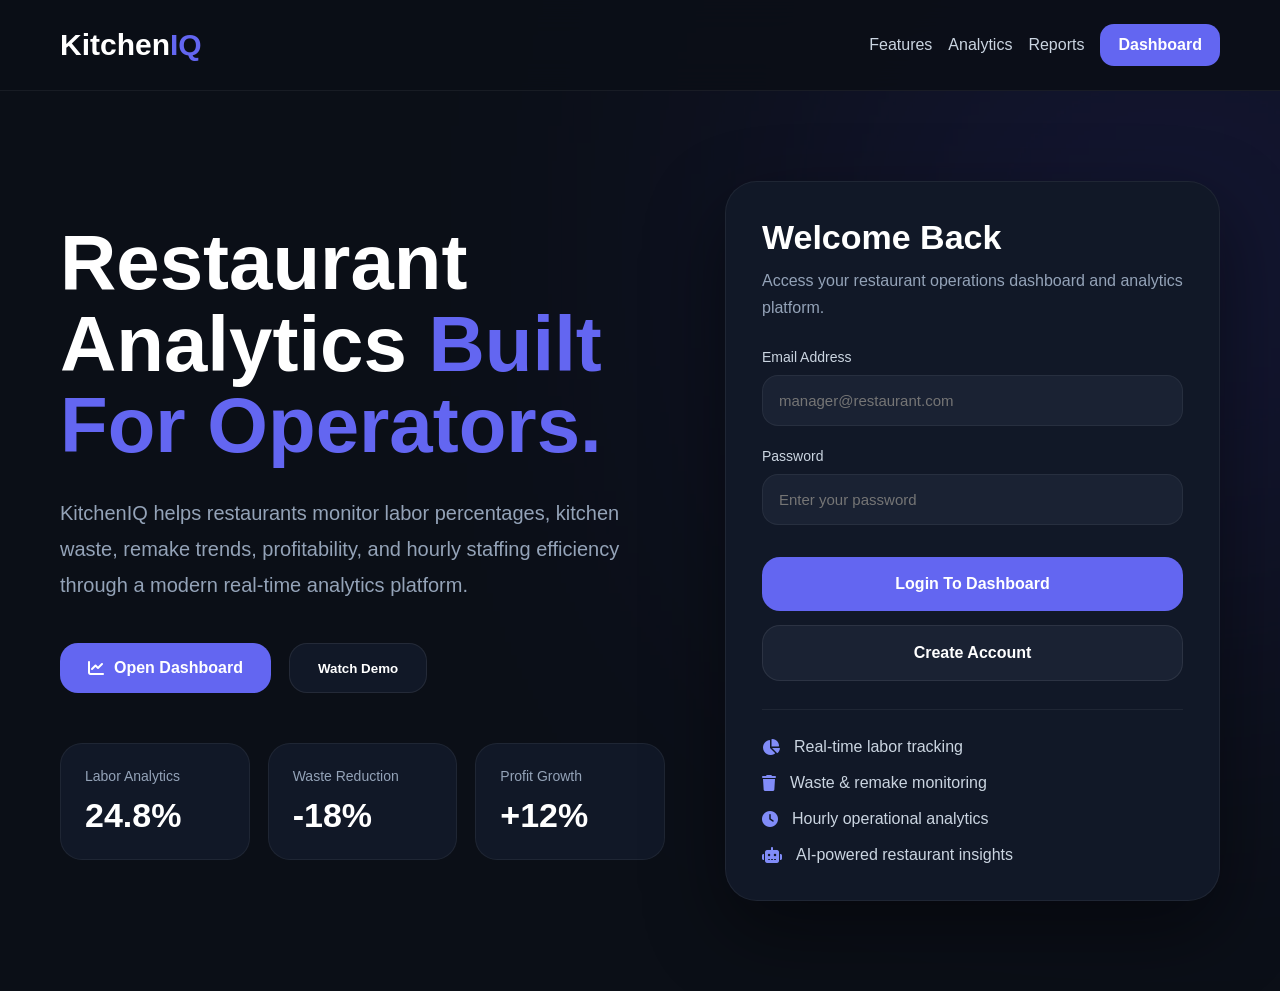
<file: templates/index.html>
<!DOCTYPE html>
<html lang="en">
<head>
    <meta charset="UTF-8">
    <meta name="viewport" content="width=device-width, initial-scale=1.0">
    <title>KitchenIQ</title>

    <link rel="stylesheet" href="https://cdnjs.cloudflare.com/ajax/libs/font-awesome/6.5.1/css/all.min.css">

    <style>

        *{
            margin:0;
            padding:0;
            box-sizing:border-box;
            font-family:Inter, Arial, sans-serif;
        }

        body{
            background:#0b0f17;
            color:white;
            overflow-x:hidden;
        }

        a{
            text-decoration:none;
        }

        /* NAVBAR */

        .navbar{
            width:100%;
            padding:24px 60px;
            display:flex;
            justify-content:space-between;
            align-items:center;
            border-bottom:1px solid rgba(255,255,255,0.06);
            background:rgba(11,15,23,0.92);
            backdrop-filter:blur(16px);
            position:sticky;
            top:0;
            z-index:100;
        }

        .logo{
            font-size:30px;
            font-weight:700;
        }

        .logo span{
            color:#6366f1;
        }

        .nav-right{
            display:flex;
            align-items:center;
            gap:16px;
        }

        .nav-link{
            color:#cbd5e1;
            transition:0.2s;
        }

        .nav-link:hover{
            color:white;
        }

        .nav-btn{
            background:#6366f1;
            padding:12px 18px;
            border-radius:14px;
            color:white;
            font-weight:600;
            transition:0.2s;
        }

        .nav-btn:hover{
            background:#7679ff;
        }

        /* HERO */

        .hero{
            width:100%;
            min-height:100vh;
            display:grid;
            grid-template-columns:1.1fr 0.9fr;
            gap:60px;
            align-items:center;
            padding:80px 60px;
            position:relative;
        }

        .hero::before{
            content:"";
            position:absolute;
            width:700px;
            height:700px;
            background:#4f46e5;
            filter:blur(180px);
            opacity:0.14;
            top:-180px;
            right:-240px;
            z-index:-1;
        }

        .hero-left h1{
            font-size:78px;
            line-height:1.05;
            margin-bottom:28px;
            font-weight:800;
        }

        .hero-left h1 span{
            color:#6366f1;
        }

        .hero-left p{
            color:#94a3b8;
            font-size:20px;
            line-height:1.8;
            margin-bottom:40px;
            max-width:720px;
        }

        .hero-buttons{
            display:flex;
            gap:18px;
            flex-wrap:wrap;
            margin-bottom:50px;
        }

        .primary-btn{
            background:#6366f1;
            color:white;
            padding:16px 28px;
            border-radius:18px;
            font-weight:600;
            transition:0.2s;
            display:flex;
            align-items:center;
            gap:10px;
        }

        .primary-btn:hover{
            background:#7579ff;
            transform:translateY(-2px);
        }

        .secondary-btn{
            background:#111827;
            border:1px solid rgba(255,255,255,0.08);
            color:white;
            padding:16px 28px;
            border-radius:18px;
            font-weight:600;
            transition:0.2s;
        }

        .secondary-btn:hover{
            background:#1a2233;
        }

        /* FEATURE STATS */

        .quick-stats{
            display:grid;
            grid-template-columns:repeat(3,1fr);
            gap:18px;
        }

        .quick-card{
            background:#111827;
            border:1px solid rgba(255,255,255,0.06);
            border-radius:22px;
            padding:24px;
        }

        .quick-label{
            color:#94a3b8;
            font-size:14px;
            margin-bottom:12px;
        }

        .quick-value{
            font-size:34px;
            font-weight:700;
        }

        /* LOGIN PANEL */

        .login-panel{
            background:#111827;
            border:1px solid rgba(255,255,255,0.06);
            border-radius:32px;
            padding:36px;
            box-shadow:0 30px 80px rgba(0,0,0,0.45);
        }

        .panel-header{
            margin-bottom:28px;
        }

        .panel-header h2{
            font-size:34px;
            margin-bottom:10px;
        }

        .panel-header p{
            color:#94a3b8;
            line-height:1.7;
        }

        .input-group{
            margin-bottom:22px;
        }

        .input-label{
            display:block;
            margin-bottom:10px;
            color:#cbd5e1;
            font-size:14px;
        }

        .input{
            width:100%;
            background:#1a2233;
            border:1px solid rgba(255,255,255,0.06);
            border-radius:16px;
            padding:16px;
            color:white;
            font-size:15px;
            outline:none;
            transition:0.2s;
        }

        .input:focus{
            border-color:#6366f1;
        }

        .login-btn{
            width:100%;
            background:#6366f1;
            color:white;
            border:none;
            padding:18px;
            border-radius:18px;
            font-size:16px;
            font-weight:600;
            cursor:pointer;
            transition:0.2s;
            margin-top:10px;
        }

        .login-btn:hover{
            background:#7579ff;
        }

        .signup-btn{
            width:100%;
            background:#1a2233;
            color:white;
            border:1px solid rgba(255,255,255,0.08);
            padding:18px;
            border-radius:18px;
            font-size:16px;
            font-weight:600;
            cursor:pointer;
            transition:0.2s;
            margin-top:14px;
        }

        .signup-btn:hover{
            background:#242f45;
        }

        .divider{
            height:1px;
            background:rgba(255,255,255,0.06);
            margin:28px 0;
        }

        .feature-list{
            display:flex;
            flex-direction:column;
            gap:18px;
        }

        .feature-item{
            display:flex;
            align-items:center;
            gap:14px;
            color:#cbd5e1;
        }

        .feature-item i{
            color:#818cf8;
        }

        /* MOBILE */

        @media(max-width:1100px){

            .hero{
                grid-template-columns:1fr;
            }

        }

        @media(max-width:700px){

            .navbar{
                padding:22px;
            }

            .hero{
                padding:40px 22px 80px;
            }

            .hero-left h1{
                font-size:54px;
            }

            .quick-stats{
                grid-template-columns:1fr;
            }

            .nav-right{
                display:none;
            }

        }

    </style>

</head>
<body>

<!-- NAVBAR -->

<div class="navbar">

    <div class="logo">
        Kitchen<span>IQ</span>
    </div>

    <div class="nav-right">

        <a href="#" class="nav-link">
            Features
        </a>

        <a href="#" class="nav-link">
            Analytics
        </a>

        <a href="#" class="nav-link">
            Reports
        </a>

        <a href="/dashboard" class="nav-btn">
            Dashboard
        </a>

    </div>

</div>

<!-- HERO -->

<section class="hero">

    <!-- LEFT -->

    <div class="hero-left">

        <h1>
            Restaurant Analytics
            <span>Built For Operators.</span>
        </h1>

        <p>
            KitchenIQ helps restaurants monitor labor percentages,
            kitchen waste, remake trends, profitability, and hourly
            staffing efficiency through a modern real-time analytics platform.
        </p>

        <div class="hero-buttons">

            <a href="/dashboard" class="primary-btn">
                <i class="fa-solid fa-chart-line"></i>
                Open Dashboard
            </a>

            <button class="secondary-btn">
                Watch Demo
            </button>

        </div>

        <div class="quick-stats">

            <div class="quick-card">
                <div class="quick-label">
                    Labor Analytics
                </div>

                <div class="quick-value">
                    24.8%
                </div>
            </div>

            <div class="quick-card">
                <div class="quick-label">
                    Waste Reduction
                </div>

                <div class="quick-value">
                    -18%
                </div>
            </div>

            <div class="quick-card">
                <div class="quick-label">
                    Profit Growth
                </div>

                <div class="quick-value">
                    +12%
                </div>
            </div>

        </div>

    </div>

    <!-- RIGHT -->

    <div class="login-panel">

        <div class="panel-header">

            <h2>
                Welcome Back
            </h2>

            <p>
                Access your restaurant operations dashboard and analytics platform.
            </p>

        </div>

        <div class="input-group">

            <label class="input-label">
                Email Address
            </label>

            <input
                type="email"
                class="input"
                placeholder="manager@restaurant.com"
            >

        </div>

        <div class="input-group">

            <label class="input-label">
                Password
            </label>

            <input
                type="password"
                class="input"
                placeholder="Enter your password"
            >

        </div>

        <a href="/dashboard">
            <button class="login-btn">
                Login To Dashboard
            </button>
        </a>

        <button class="signup-btn">
            Create Account
        </button>

        <div class="divider"></div>

        <div class="feature-list">

            <div class="feature-item">
                <i class="fa-solid fa-chart-pie"></i>
                Real-time labor tracking
            </div>

            <div class="feature-item">
                <i class="fa-solid fa-trash"></i>
                Waste & remake monitoring
            </div>

            <div class="feature-item">
                <i class="fa-solid fa-clock"></i>
                Hourly operational analytics
            </div>

            <div class="feature-item">
                <i class="fa-solid fa-robot"></i>
                AI-powered restaurant insights
            </div>

        </div>

    </div>

</section>

</body>
</html>
</file>
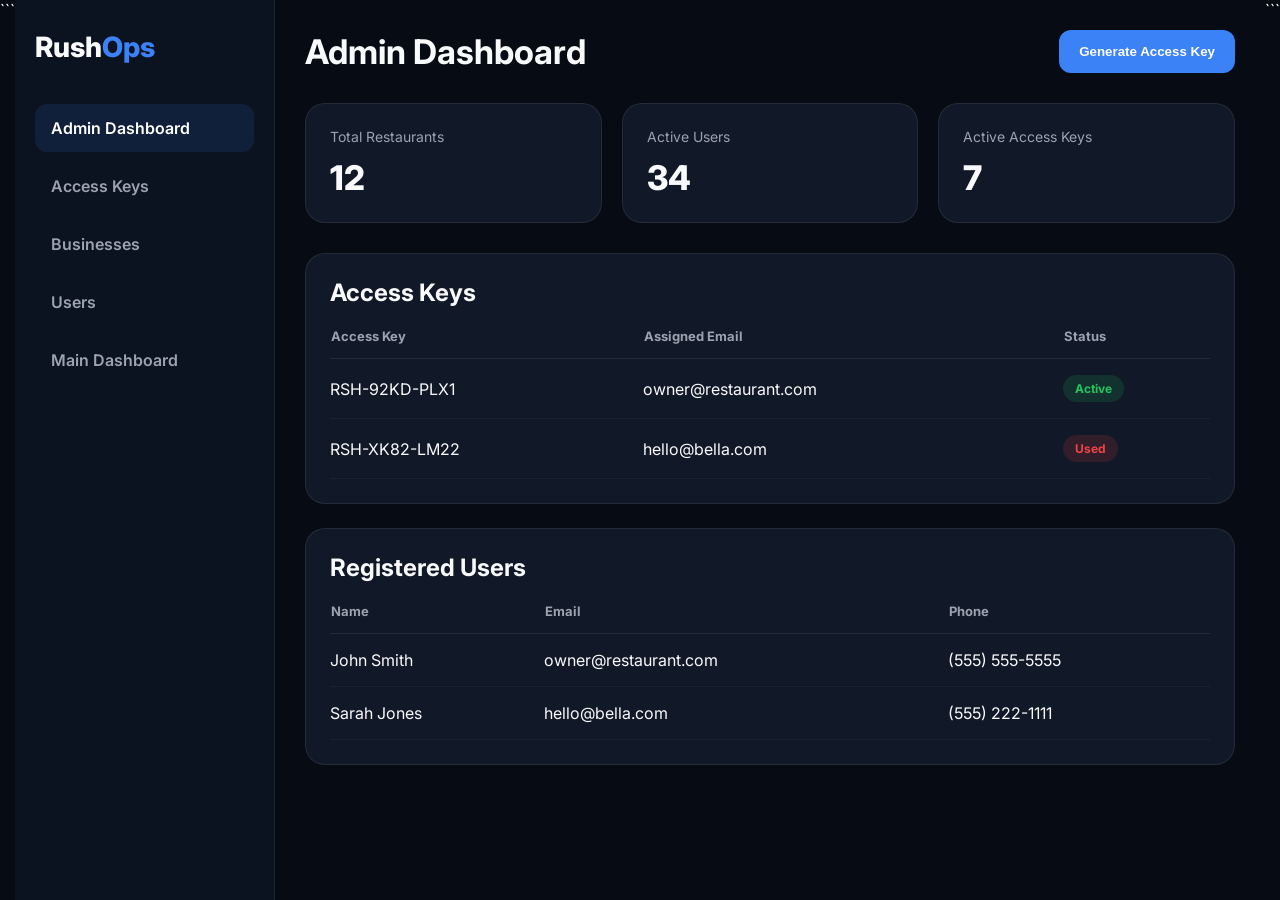
<file: templates/admin.html>
<!DOCTYPE html>

<html lang="en">
<head>
<meta charset="UTF-8" />
<meta name="viewport" content="width=device-width, initial-scale=1.0" />
<title>RushOps Admin</title>

<link href="https://fonts.googleapis.com/css2?family=Inter:wght@400;500;600;700;800&display=swap" rel="stylesheet">

<style>

:root{
    --bg:#070b14;
    --surface:#111827;
    --surface-2:#1f2937;
    --border:rgba(255,255,255,0.08);
    --text:#f9fafb;
    --muted:#9ca3af;
    --blue:#3b82f6;
    --green:#22c55e;
    --red:#ef4444;
}

*{
    box-sizing:border-box;
}

body{
    margin:0;
    background:var(--bg);
    color:var(--text);
    font-family:'Inter',sans-serif;
}

.wrapper{
    display:flex;
    min-height:100vh;
}

/* =========================
   SIDEBAR
========================= */

.sidebar{
    width:260px;
    background:#0b1220;
    border-right:1px solid var(--border);
    padding:30px 20px;
}

.logo{
    font-size:28px;
    font-weight:800;
    margin-bottom:40px;
}

.logo span{
    color:var(--blue);
}

.nav{
    display:flex;
    flex-direction:column;
    gap:10px;
}

.nav a{
    text-decoration:none;
    color:var(--muted);
    padding:14px 16px;
    border-radius:12px;
    transition:0.2s;
    font-weight:600;
}

.nav a:hover,
.nav a.active{
    background:rgba(59,130,246,0.12);
    color:white;
}

/* =========================
   MAIN CONTENT
========================= */

.main{
    flex:1;
    padding:30px;
}

.topbar{
    display:flex;
    justify-content:space-between;
    align-items:center;
    margin-bottom:30px;
}

.topbar h1{
    margin:0;
    font-size:34px;
}

.generate-btn{
    background:var(--blue);
    border:none;
    color:white;
    padding:14px 20px;
    border-radius:12px;
    font-weight:700;
    cursor:pointer;
    transition:0.2s;
}

.generate-btn:hover{
    opacity:0.9;
}

/* =========================
   STATS
========================= */

.stats-grid{
    display:grid;
    grid-template-columns:repeat(auto-fit,minmax(240px,1fr));
    gap:20px;
    margin-bottom:30px;
}

.stat-card{
    background:var(--surface);
    border:1px solid var(--border);
    border-radius:20px;
    padding:24px;
}

.stat-label{
    color:var(--muted);
    font-size:14px;
    margin-bottom:12px;
}

.stat-value{
    font-size:34px;
    font-weight:800;
}

/* =========================
   TABLES
========================= */

.section{
    background:var(--surface);
    border:1px solid var(--border);
    border-radius:20px;
    padding:24px;
    margin-bottom:24px;
}

.section h2{
    margin-top:0;
    margin-bottom:20px;
}

.table-wrapper{
    overflow-x:auto;
}

table{
    width:100%;
    border-collapse:collapse;
}

th{
    text-align:left;
    color:var(--muted);
    font-size:13px;
    padding-bottom:14px;
    border-bottom:1px solid var(--border);
}

td{
    padding:16px 0;
    border-bottom:1px solid rgba(255,255,255,0.04);
}

.badge{
    display:inline-flex;
    align-items:center;
    justify-content:center;
    padding:6px 12px;
    border-radius:999px;
    font-size:12px;
    font-weight:700;
}

.badge.green{
    background:rgba(34,197,94,0.15);
    color:var(--green);
}

.badge.red{
    background:rgba(239,68,68,0.15);
    color:var(--red);
}

/* =========================
   RESPONSIVE
========================= */

@media(max-width:900px){

    .wrapper{
        flex-direction:column;
    }

    .sidebar{
        width:100%;
        border-right:none;
        border-bottom:1px solid var(--border);
    }

}

</style>

</head>
<body>

<div class="wrapper">

```
<!-- SIDEBAR -->

<aside class="sidebar">

    <div class="logo">
        Rush<span>Ops</span>
    </div>

    <nav class="nav">
        <a href="/admin" class="active">
            Admin Dashboard
        </a>

        <a href="#">
            Access Keys
        </a>

        <a href="#">
            Businesses
        </a>

        <a href="#">
            Users
        </a>

        <a href="/dashboard">
            Main Dashboard
        </a>
    </nav>

</aside>


<!-- MAIN -->

<main class="main">

    <div class="topbar">

        <h1>
            Admin Dashboard
        </h1>

        <button class="generate-btn">
            Generate Access Key
        </button>

    </div>


    <!-- STATS -->

    <div class="stats-grid">

        <div class="stat-card">
            <div class="stat-label">
                Total Restaurants
            </div>

            <div class="stat-value">
                12
            </div>
        </div>

        <div class="stat-card">
            <div class="stat-label">
                Active Users
            </div>

            <div class="stat-value">
                34
            </div>
        </div>

        <div class="stat-card">
            <div class="stat-label">
                Active Access Keys
            </div>

            <div class="stat-value">
                7
            </div>
        </div>

    </div>


    <!-- ACCESS KEYS -->

    <section class="section">

        <h2>
            Access Keys
        </h2>

        <div class="table-wrapper">

            <table>

                <thead>
                    <tr>
                        <th>Access Key</th>
                        <th>Assigned Email</th>
                        <th>Status</th>
                    </tr>
                </thead>

                <tbody>

                    <tr>
                        <td>RSH-92KD-PLX1</td>
                        <td>owner@restaurant.com</td>
                        <td>
                            <span class="badge green">
                                Active
                            </span>
                        </td>
                    </tr>

                    <tr>
                        <td>RSH-XK82-LM22</td>
                        <td>hello@bella.com</td>
                        <td>
                            <span class="badge red">
                                Used
                            </span>
                        </td>
                    </tr>

                </tbody>

            </table>

        </div>

    </section>


    <!-- USERS -->

    <section class="section">

        <h2>
            Registered Users
        </h2>

        <div class="table-wrapper">

            <table>

                <thead>
                    <tr>
                        <th>Name</th>
                        <th>Email</th>
                        <th>Phone</th>
                    </tr>
                </thead>

                <tbody>

                    <tr>
                        <td>John Smith</td>
                        <td>owner@restaurant.com</td>
                        <td>(555) 555-5555</td>
                    </tr>

                    <tr>
                        <td>Sarah Jones</td>
                        <td>hello@bella.com</td>
                        <td>(555) 222-1111</td>
                    </tr>

                </tbody>

            </table>

        </div>

    </section>

</main>
```

</div>

</body>
</html>
</file>
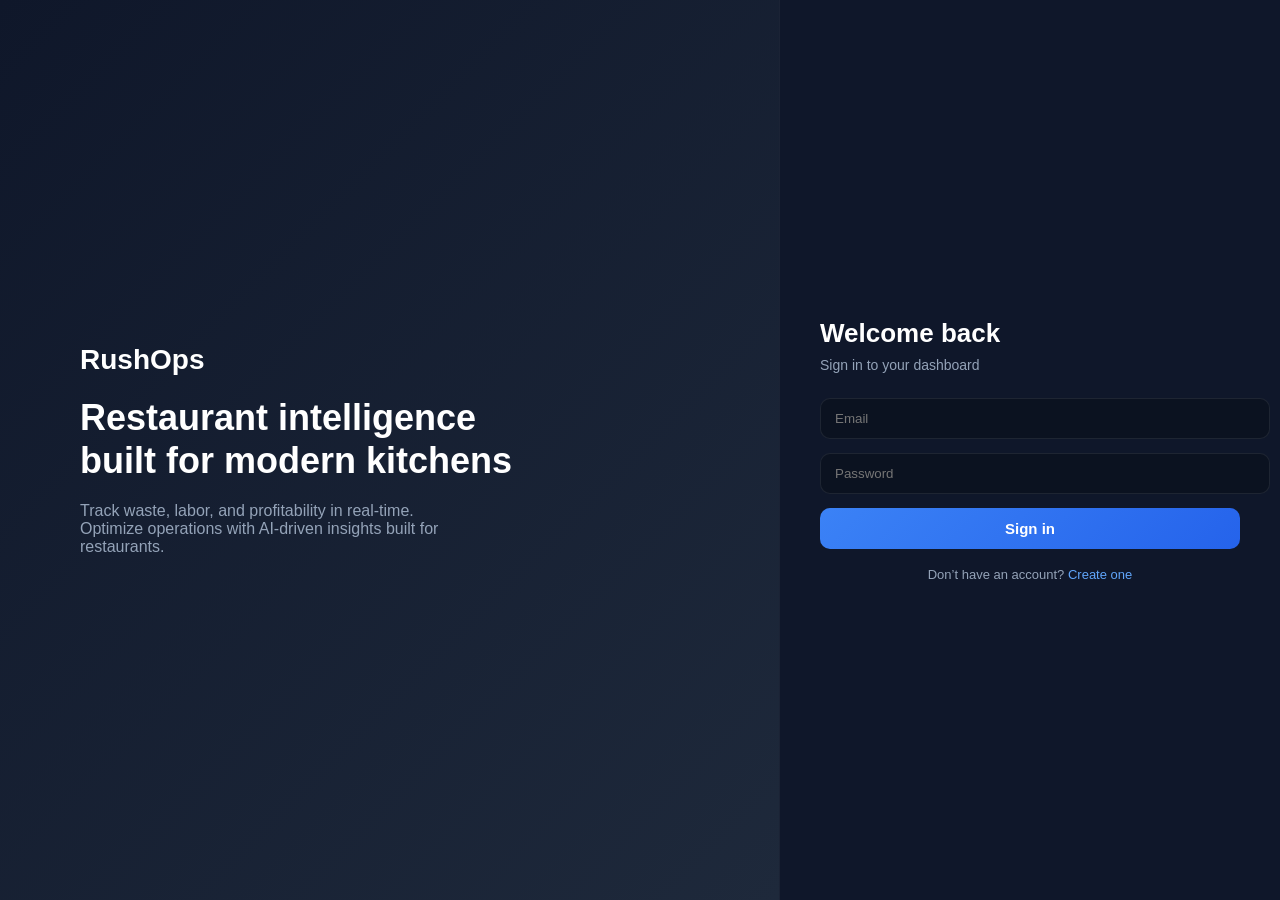
<file: templates/login.html>
<!DOCTYPE html>
<html lang="en">
<head>
<meta charset="UTF-8" />
<meta name="viewport" content="width=device-width, initial-scale=1.0"/>
<title>Login</title>

<style>

/* ===== BASE ===== */
body{
  margin:0;
  height:100vh;
  display:flex;
  font-family: Arial, sans-serif;
  color:white;
  background:#0b1220;
}

/* ===== LEFT PANEL (branding / SaaS feel) ===== */
.left{
  flex:1;
  background: linear-gradient(135deg,#0f172a,#1e293b);
  display:flex;
  flex-direction:column;
  justify-content:center;
  padding:80px;
}

.logo{
  font-size:28px;
  font-weight:700;
  margin-bottom:20px;
}

.tagline{
  font-size:36px;
  font-weight:700;
  line-height:1.2;
  margin-bottom:20px;
}

.subtext{
  color:#94a3b8;
  font-size:16px;
  max-width:400px;
}

/* ===== RIGHT PANEL (login) ===== */
.right{
  width:420px;
  background:#0f172a;
  display:flex;
  justify-content:center;
  align-items:center;
  padding:40px;
  border-left:1px solid rgba(255,255,255,0.05);
}

.card{
  width:100%;
}

h1{
  margin:0 0 8px 0;
  font-size:26px;
}

.subtitle{
  color:#94a3b8;
  margin-bottom:25px;
  font-size:14px;
}

/* inputs */
input{
  width:100%;
  padding:12px 14px;
  margin-bottom:14px;
  border-radius:10px;
  border:1px solid rgba(255,255,255,0.08);
  background:#0b1220;
  color:white;
  outline:none;
  transition:0.2s;
}

input:focus{
  border-color:#3b82f6;
  box-shadow:0 0 0 3px rgba(59,130,246,0.15);
}

/* button */
button{
  width:100%;
  padding:12px;
  border:none;
  border-radius:10px;
  background:linear-gradient(135deg,#3b82f6,#2563eb);
  color:white;
  font-size:15px;
  font-weight:600;
  cursor:pointer;
  transition:0.2s;
}

button:hover{
  transform:translateY(-1px);
  opacity:0.95;
}

/* footer */
.footer{
  margin-top:18px;
  text-align:center;
  font-size:13px;
  color:#94a3b8;
}

.footer a{
  color:#60a5fa;
  text-decoration:none;
}

.footer a:hover{
  text-decoration:underline;
}

/* mobile */
@media (max-width:900px){
  .left{
    display:none;
  }

  .right{
    width:100%;
  }
}

</style>
</head>

<body>

<!-- LEFT MARKETING PANEL -->
<div class="left">

  <div class="logo">RushOps</div>

  <div class="tagline">
    Restaurant intelligence<br/>
    built for modern kitchens
  </div>

  <div class="subtext">
    Track waste, labor, and profitability in real-time. Optimize operations with AI-driven insights built for restaurants.
  </div>

</div>

<!-- RIGHT LOGIN PANEL -->
<div class="right">

  <div class="card">

    <h1>Welcome back</h1>
    <div class="subtitle">Sign in to your dashboard</div>

    <form method="POST">

      <input
        type="email"
        name="email"
        placeholder="Email"
        required
      />

      <input
        type="password"
        name="password"
        placeholder="Password"
        required
      />

      <button type="submit">
        Sign in
      </button>

    </form>

    <div class="footer">
      Don’t have an account?
      <a href="/register">Create one</a>
    </div>

  </div>

</div>

</body>
</html>
</file>
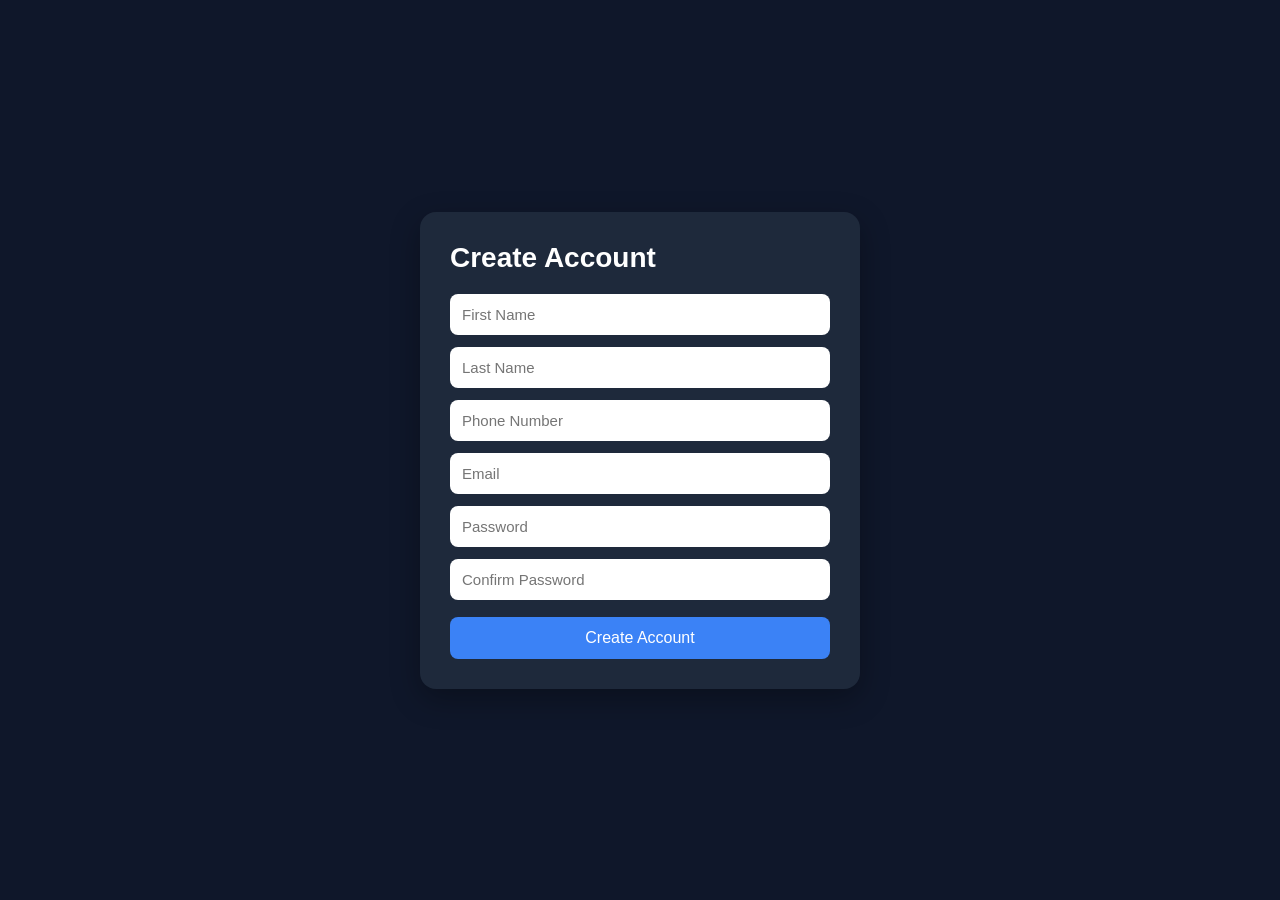
<file: templates/register.html>
<!DOCTYPE html>
<html lang="en">
<head>
  <meta charset="UTF-8" />
  <meta name="viewport" content="width=device-width, initial-scale=1.0"/>
  <title>Create Account</title>

  <style>
    body{
      font-family: Arial, sans-serif;
      background:#0f172a;
      color:white;
      display:flex;
      justify-content:center;
      align-items:center;
      height:100vh;
      margin:0;
    }

    .card{
      width:380px;
      background:#1e293b;
      padding:30px;
      border-radius:16px;
      box-shadow:0 10px 30px rgba(0,0,0,0.3);
    }

    h1{
      margin-top:0;
      margin-bottom:20px;
      font-size:28px;
    }

    input{
      width:100%;
      padding:12px;
      margin-bottom:12px;
      border:none;
      border-radius:8px;
      box-sizing:border-box;
      font-size:15px;
    }

    button{
      width:100%;
      padding:12px;
      border:none;
      border-radius:8px;
      background:#3b82f6;
      color:white;
      font-size:16px;
      cursor:pointer;
      margin-top:5px;
    }

    button:hover{
      opacity:0.9;
    }

    /* MODAL */
    .modalOverlay{
      position:fixed;
      top:0;
      left:0;
      width:100%;
      height:100%;
      background:rgba(0,0,0,0.6);
      display:none;
      justify-content:center;
      align-items:center;
    }

    .modal{
      width:320px;
      background:#111827;
      padding:25px;
      border-radius:12px;
    }

    .modal p{
      font-size:14px;
      margin-bottom:15px;
      color:#cbd5e1;
    }

  </style>
</head>

<body>

<div class="card">

  <h1>Create Account</h1>

  <!-- MAIN FORM -->
  <form method="POST" id="registerForm">

    <input type="text" name="first_name" placeholder="First Name" required>
    <input type="text" name="last_name" placeholder="Last Name" required>
    <input type="text" name="phone" placeholder="Phone Number" required>

    <input type="email" name="email" placeholder="Email" required>

    <input type="password" name="password" placeholder="Password" required>
    <input type="password" name="confirm_password" placeholder="Confirm Password" required>

    <!-- hidden access key -->
    <input type="hidden" name="access_key" id="access_key">

    <button type="button" id="openModalButton">
      Create Account
    </button>

  </form>

</div>

<!-- MODAL -->
<div class="modalOverlay" id="modalOverlay">

  <div class="modal">

    <p>
      Enter the onboarding access key provided in your welcome email.
    </p>

    <input
      type="text"
      id="accessKeyInput"
      placeholder="Access Key"
    />

    <button id="confirmAccessKeyButton">
      Confirm & Create Account
    </button>

  </div>

</div>

<script>

const openModalButton = document.getElementById("openModalButton");
const modalOverlay = document.getElementById("modalOverlay");
const confirmAccessKeyButton = document.getElementById("confirmAccessKeyButton");
const accessKeyInput = document.getElementById("accessKeyInput");
const hiddenAccessKey = document.getElementById("access_key");
const registerForm = document.getElementById("registerForm");

openModalButton.addEventListener("click", () => {
  modalOverlay.style.display = "flex";
});

confirmAccessKeyButton.addEventListener("click", () => {

  hiddenAccessKey.value = accessKeyInput.value;

  registerForm.submit();

});

</script>

</body>
</html>
</file>
